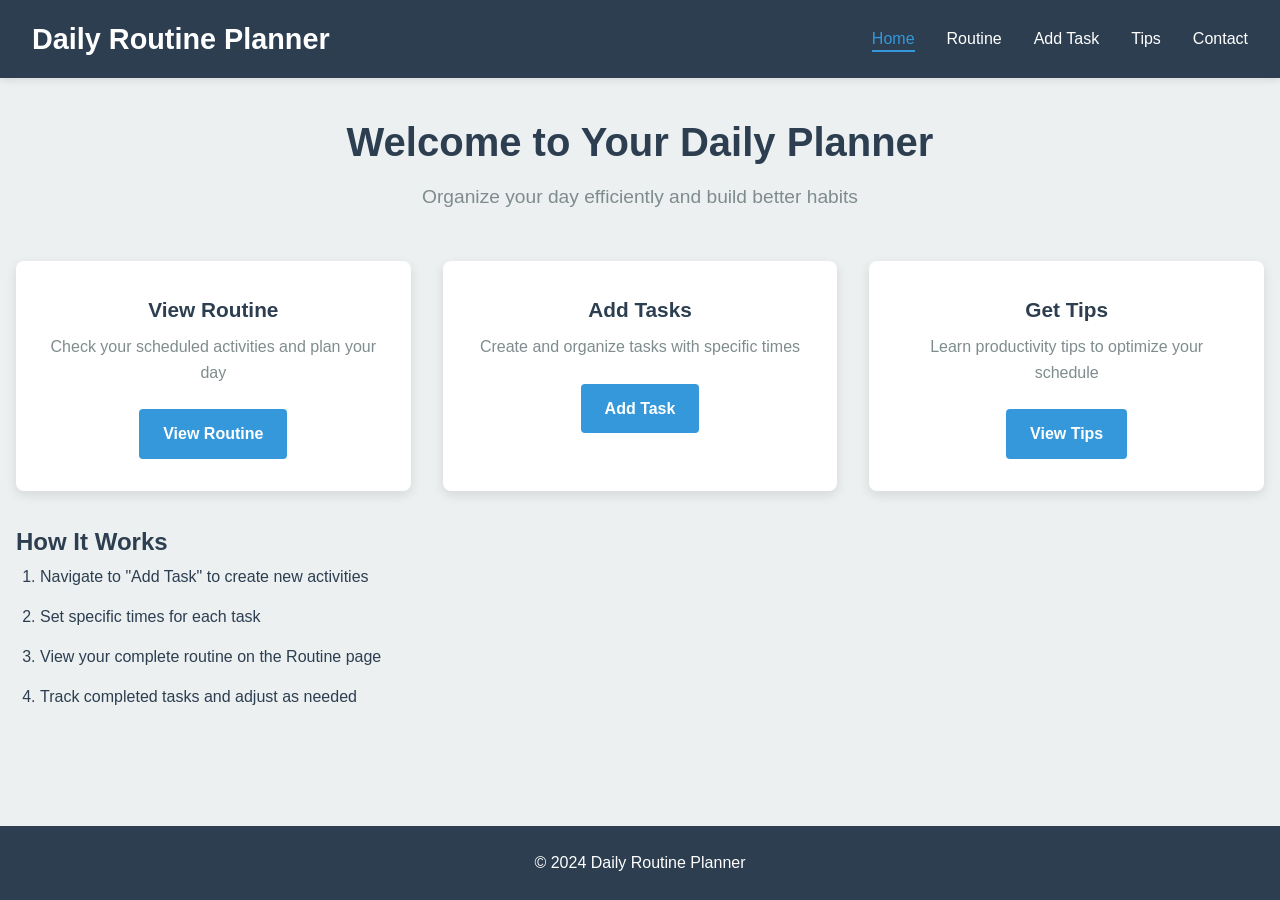
<file: index.html>
<!DOCTYPE html>
<html lang="en">
<head>
<meta charset="UTF-8">
<meta name="viewport" content="width=device-width, initial-scale=1.0">
<title>Daily Routine Planner</title>
<link rel="stylesheet" href="style.css">
</head>
<body>
<nav class="navbar">
  <h1>Daily Routine Planner</h1>
  <ul class="nav-links">
    <li><a href="index.html" class="active">Home</a></li>
    <li><a href="routine.html">Routine</a></li>
    <li><a href="planner.html">Add Task</a></li>
    <li><a href="tips.html">Tips</a></li>
    <li><a href="contact.html">Contact</a></li>
  </ul>
</nav>

<main>
  <section class="hero">
    <h2>Welcome to Your Daily Planner</h2>
    <p>Organize your day efficiently and build better habits</p>
  </section>

  <section class="features">
    <div class="feature-card">
      <h3>View Routine</h3>
      <p>Check your scheduled activities and plan your day</p>
      <a href="routine.html" class="btn">View Routine</a>
    </div>
    <div class="feature-card">
      <h3>Add Tasks</h3>
      <p>Create and organize tasks with specific times</p>
      <a href="planner.html" class="btn">Add Task</a>
    </div>
    <div class="feature-card">
      <h3>Get Tips</h3>
      <p>Learn productivity tips to optimize your schedule</p>
      <a href="tips.html" class="btn">View Tips</a>
    </div>
  </section>

  <section class="info">
    <h2>How It Works</h2>
    <ol>
      <li>Navigate to "Add Task" to create new activities</li>
      <li>Set specific times for each task</li>
      <li>View your complete routine on the Routine page</li>
      <li>Track completed tasks and adjust as needed</li>
    </ol>
  </section>
</main>

<footer>
  <p>&copy; 2024 Daily Routine Planner</p>
</footer>

<script src="script.js"></script>
</body>
</html>
</file>
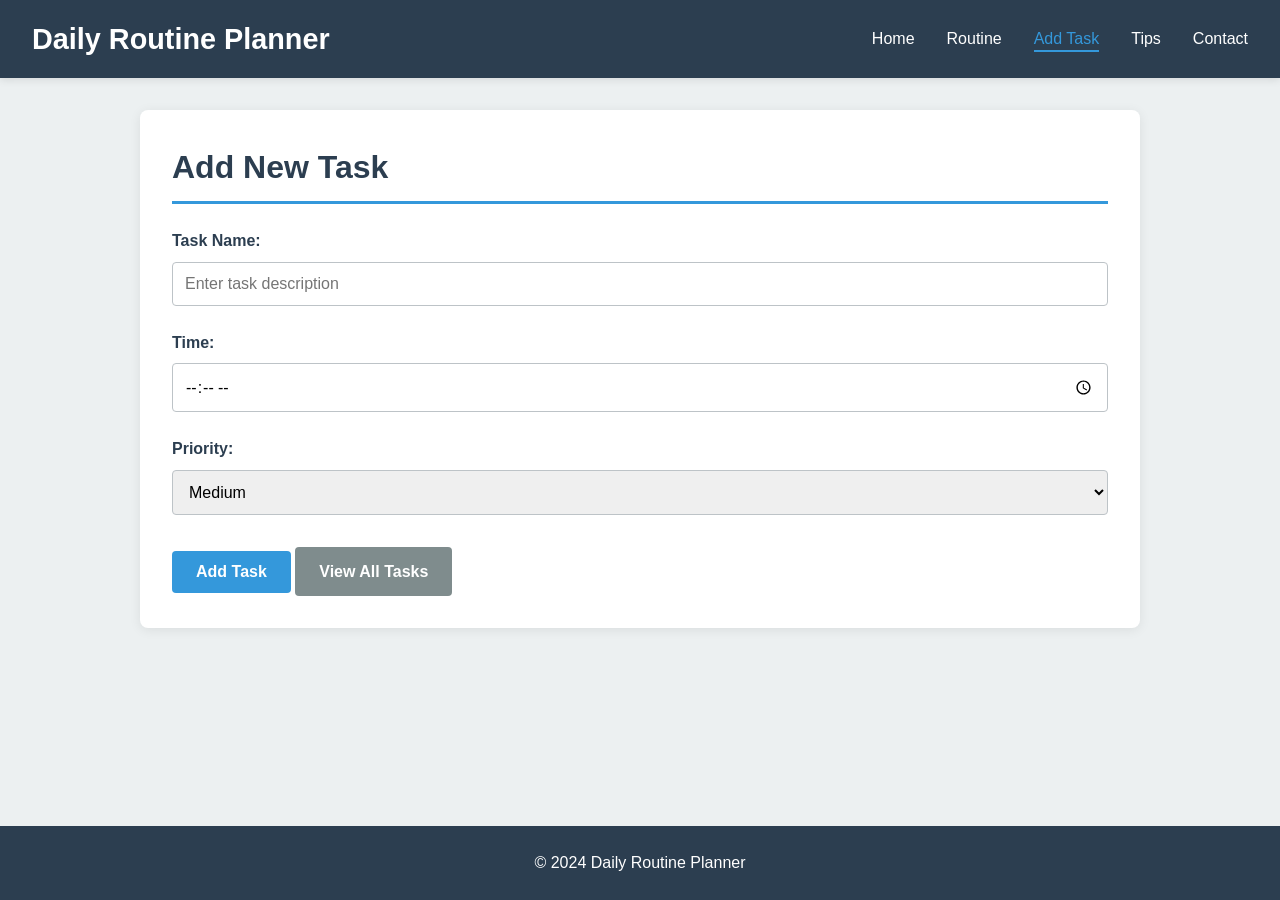
<file: planner.html>
<!DOCTYPE html>
<html lang="en">
<head>
<meta charset="UTF-8">
<meta name="viewport" content="width=device-width, initial-scale=1.0">
<title>Add Task</title>
<link rel="stylesheet" href="style.css">
</head>
<body>
<nav class="navbar">
  <h1>Daily Routine Planner</h1>
  <ul class="nav-links">
    <li><a href="index.html">Home</a></li>
    <li><a href="routine.html">Routine</a></li>
    <li><a href="planner.html" class="active">Add Task</a></li>
    <li><a href="tips.html">Tips</a></li>
    <li><a href="contact.html">Contact</a></li>
  </ul>
</nav>

<main>
  <section class="container">
    <h2>Add New Task</h2>
    <form onsubmit="addTask(event)" class="task-form">
      <div class="form-group">
        <label for="task">Task Name:</label>
        <input type="text" id="task" placeholder="Enter task description" required>
        <span class="error" id="taskError"></span>
      </div>

      <div class="form-group">
        <label for="time">Time:</label>
        <input type="time" id="time" required>
        <span class="error" id="timeError"></span>
      </div>

      <div class="form-group">
        <label for="priority">Priority:</label>
        <select id="priority">
          <option value="low">Low</option>
          <option value="medium" selected>Medium</option>
          <option value="high">High</option>
        </select>
      </div>

      <button type="submit" class="btn btn-primary">Add Task</button>
      <a href="routine.html" class="btn btn-secondary">View All Tasks</a>
    </form>

    <div id="success-msg" class="success-msg" style="display:none;">
      Task added successfully!
    </div>
  </section>
</main>

<footer>
  <p>&copy; 2024 Daily Routine Planner</p>
</footer>

<script src="script.js"></script>
<script>
  function addTask(e) {
    e.preventDefault();
    
    const taskInput = document.getElementById('task');
    const timeInput = document.getElementById('time');
    const priorityInput = document.getElementById('priority');
    
    const taskError = document.getElementById('taskError');
    const timeError = document.getElementById('timeError');
    
    taskError.textContent = '';
    timeError.textContent = '';
    
    let isValid = true;
    
    if (taskInput.value.trim() === '') {
      taskError.textContent = 'Task name cannot be empty';
      isValid = false;
    }
    
    if (timeInput.value === '') {
      timeError.textContent = 'Please select a time';
      isValid = false;
    }
    
    if (!isValid) return false;
    
    const tasks = JSON.parse(localStorage.getItem('tasks')) || [];
    
    const newTask = {
      name: taskInput.value.trim(),
      time: timeInput.value,
      priority: priorityInput.value,
      completed: false,
      id: Date.now()
    };
    
    tasks.push(newTask);
    tasks.sort((a, b) => a.time.localeCompare(b.time));
    
    localStorage.setItem('tasks', JSON.stringify(tasks));
    
    const successMsg = document.getElementById('success-msg');
    successMsg.style.display = 'block';
    
    taskInput.value = '';
    timeInput.value = '';
    priorityInput.value = 'medium';
    
    setTimeout(() => {
      successMsg.style.display = 'none';
    }, 3000);
    
    return false;
  }
</script>
</body>
</html>
</file>
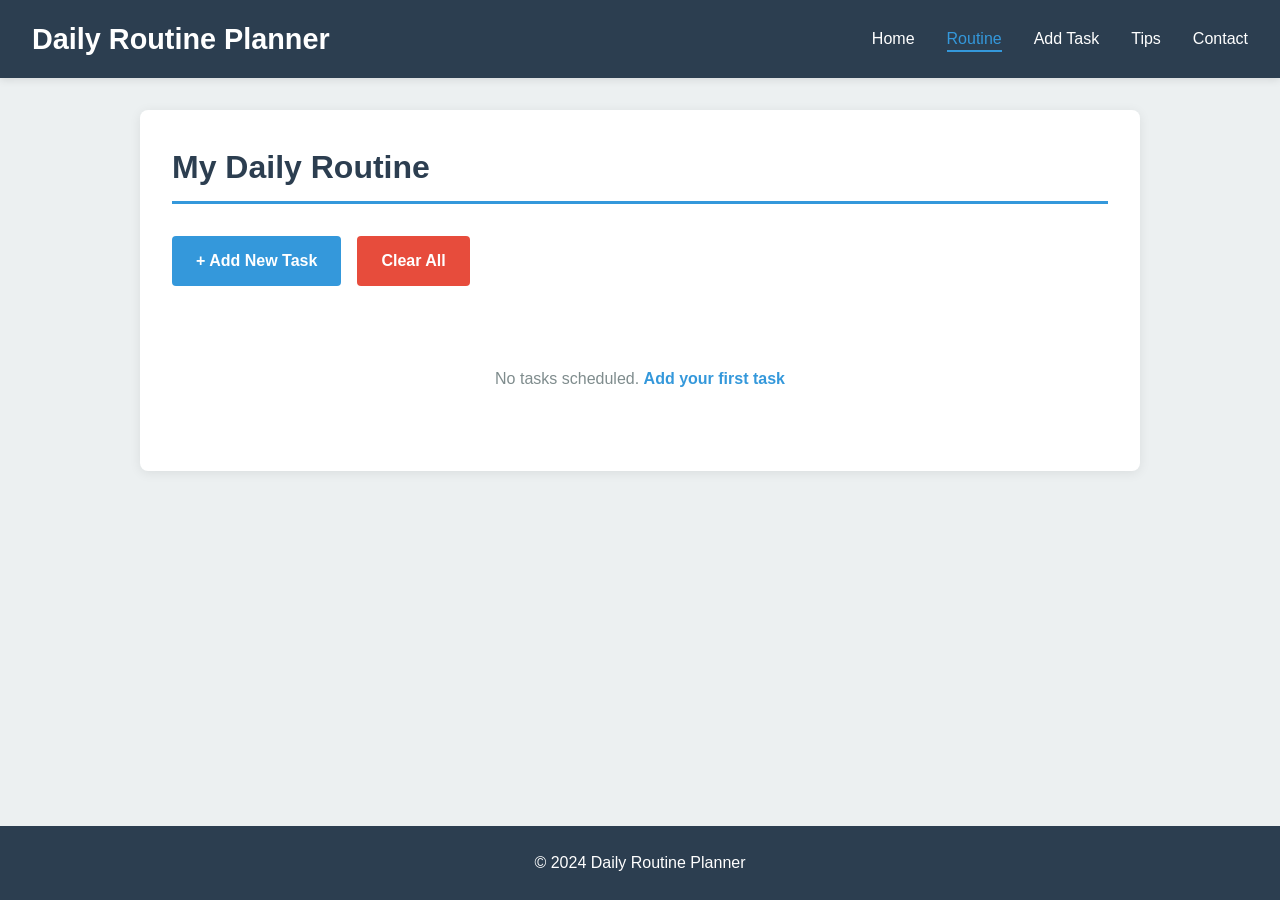
<file: routine.html>
<!DOCTYPE html>
<html lang="en">
<head>
<meta charset="UTF-8">
<meta name="viewport" content="width=device-width, initial-scale=1.0">
<title>My Routine</title>
<link rel="stylesheet" href="style.css">
</head>
<body>
<nav class="navbar">
  <h1>Daily Routine Planner</h1>
  <ul class="nav-links">
    <li><a href="index.html">Home</a></li>
    <li><a href="routine.html" class="active">Routine</a></li>
    <li><a href="planner.html">Add Task</a></li>
    <li><a href="tips.html">Tips</a></li>
    <li><a href="contact.html">Contact</a></li>
  </ul>
</nav>

<main>
  <section class="container">
    <h2>My Daily Routine</h2>
    <div class="routine-actions">
      <a href="planner.html" class="btn btn-primary">+ Add New Task</a>
      <button onclick="clearRoutine()" class="btn btn-danger">Clear All</button>
    </div>

    <div id="routine-table">
      <table>
        <thead>
          <tr>
            <th>Time</th>
            <th>Activity</th>
            <th>Status</th>
            <th>Action</th>
          </tr>
        </thead>
        <tbody id="taskList">
          <tr>
            <td>6:00 AM</td>
            <td>Wake up</td>
            <td><span class="status pending">Pending</span></td>
            <td><button onclick="deleteTask(0)" class="btn-small">Delete</button></td>
          </tr>
          <tr>
            <td>9:00 AM</td>
            <td>Study</td>
            <td><span class="status pending">Pending</span></td>
            <td><button onclick="deleteTask(1)" class="btn-small">Delete</button></td>
          </tr>
          <tr>
            <td>2:00 PM</td>
            <td>Lunch</td>
            <td><span class="status pending">Pending</span></td>
            <td><button onclick="deleteTask(2)" class="btn-small">Delete</button></td>
          </tr>
        </tbody>
      </table>
    </div>

    <div id="empty-state" style="display:none;" class="empty-state">
      <p>No tasks scheduled. <a href="planner.html">Add your first task</a></p>
    </div>
  </section>
</main>

<footer>
  <p>&copy; 2024 Daily Routine Planner</p>
</footer>

<script src="script.js"></script>
<script>
  function loadRoutine() {
    const tasks = JSON.parse(localStorage.getItem('tasks')) || [];
    const taskList = document.getElementById('taskList');
    
    if (tasks.length === 0) {
      document.getElementById('routine-table').style.display = 'none';
      document.getElementById('empty-state').style.display = 'block';
      return;
    }
    
    taskList.innerHTML = tasks.map((task, index) => `
      <tr>
        <td>${task.time}</td>
        <td>${task.name}</td>
        <td><span class="status ${task.completed ? 'completed' : 'pending'}">${task.completed ? 'Done' : 'Pending'}</span></td>
        <td><button onclick="deleteTask(${index})" class="btn-small">Delete</button></td>
      </tr>
    `).join('');
  }

  function deleteTask(index) {
    let tasks = JSON.parse(localStorage.getItem('tasks')) || [];
    tasks.splice(index, 1);
    localStorage.setItem('tasks', JSON.stringify(tasks));
    loadRoutine();
  }

  function clearRoutine() {
    if (confirm('Are you sure? This will delete all tasks.')) {
      localStorage.removeItem('tasks');
      loadRoutine();
    }
  }

  loadRoutine();
</script>
</body>
</html>
</file>
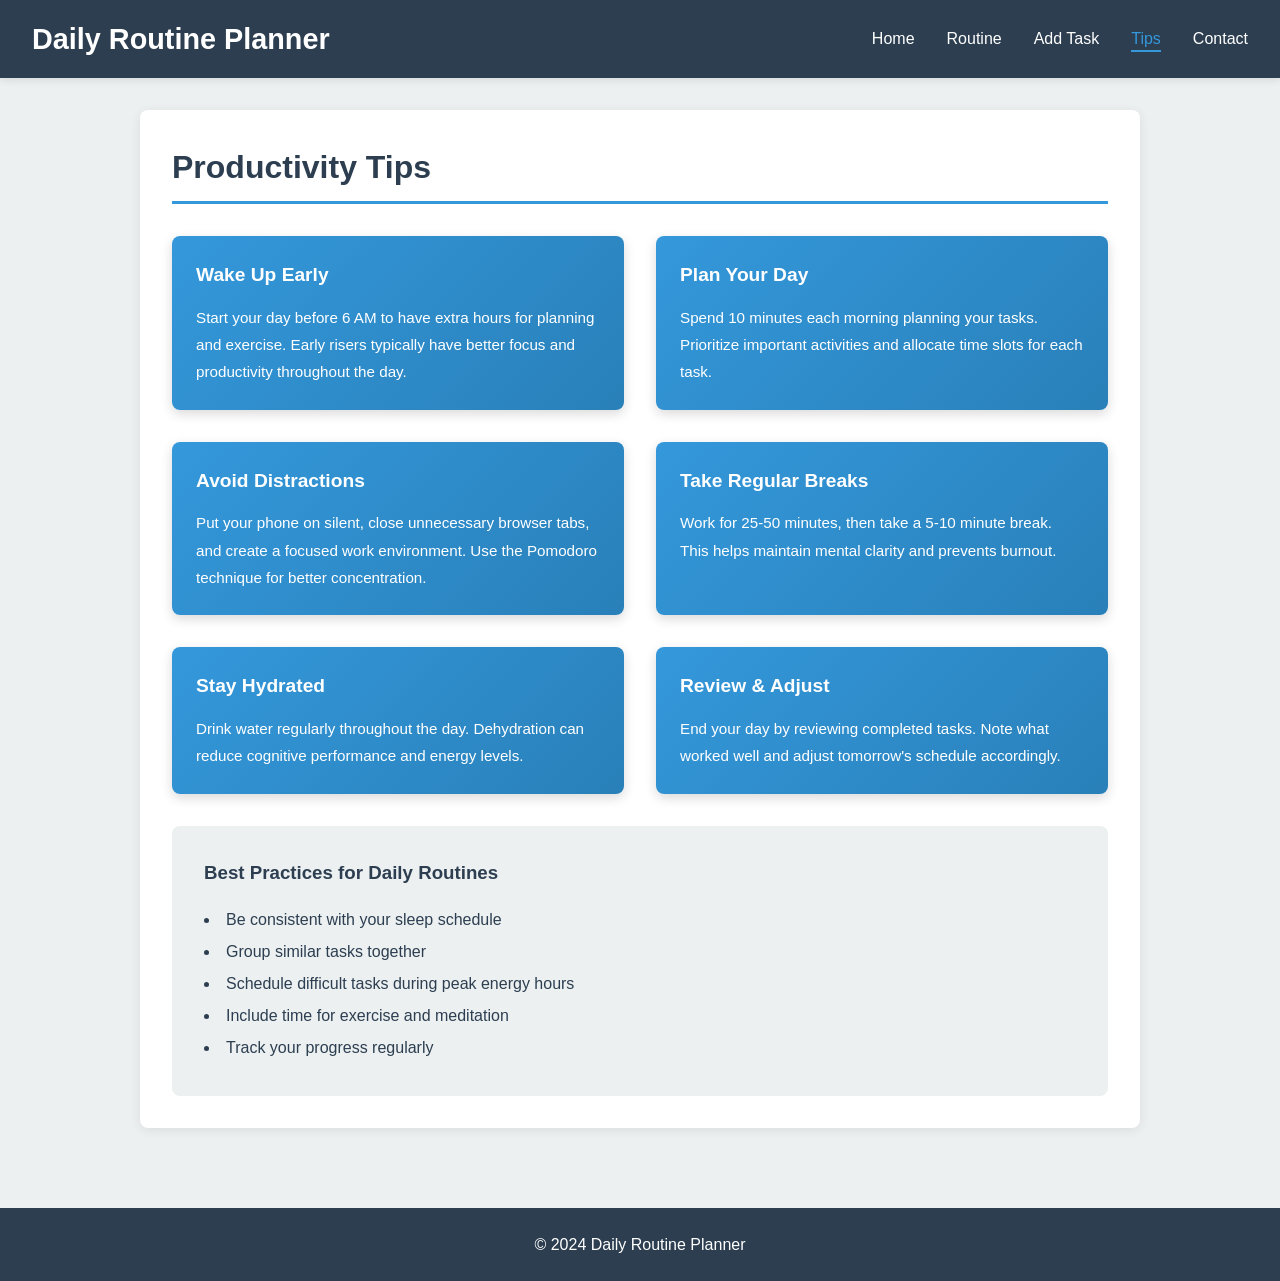
<file: tips.html>
<!DOCTYPE html>
<html lang="en">
<head>
<meta charset="UTF-8">
<meta name="viewport" content="width=device-width, initial-scale=1.0">
<title>Productivity Tips</title>
<link rel="stylesheet" href="style.css">
</head>
<body>
<nav class="navbar">
  <h1>Daily Routine Planner</h1>
  <ul class="nav-links">
    <li><a href="index.html">Home</a></li>
    <li><a href="routine.html">Routine</a></li>
    <li><a href="planner.html">Add Task</a></li>
    <li><a href="tips.html" class="active">Tips</a></li>
    <li><a href="contact.html">Contact</a></li>
  </ul>
</nav>

<main>
  <section class="container">
    <h2>Productivity Tips</h2>
    
    <div class="tips-grid">
      <div class="tip-card">
        <h3>Wake Up Early</h3>
        <p>Start your day before 6 AM to have extra hours for planning and exercise. Early risers typically have better focus and productivity throughout the day.</p>
      </div>

      <div class="tip-card">
        <h3>Plan Your Day</h3>
        <p>Spend 10 minutes each morning planning your tasks. Prioritize important activities and allocate time slots for each task.</p>
      </div>

      <div class="tip-card">
        <h3>Avoid Distractions</h3>
        <p>Put your phone on silent, close unnecessary browser tabs, and create a focused work environment. Use the Pomodoro technique for better concentration.</p>
      </div>

      <div class="tip-card">
        <h3>Take Regular Breaks</h3>
        <p>Work for 25-50 minutes, then take a 5-10 minute break. This helps maintain mental clarity and prevents burnout.</p>
      </div>

      <div class="tip-card">
        <h3>Stay Hydrated</h3>
        <p>Drink water regularly throughout the day. Dehydration can reduce cognitive performance and energy levels.</p>
      </div>

      <div class="tip-card">
        <h3>Review & Adjust</h3>
        <p>End your day by reviewing completed tasks. Note what worked well and adjust tomorrow's schedule accordingly.</p>
      </div>
    </div>

    <section class="best-practices">
      <h3>Best Practices for Daily Routines</h3>
      <ul>
        <li>Be consistent with your sleep schedule</li>
        <li>Group similar tasks together</li>
        <li>Schedule difficult tasks during peak energy hours</li>
        <li>Include time for exercise and meditation</li>
        <li>Track your progress regularly</li>
      </ul>
    </section>
  </section>
</main>

<footer>
  <p>&copy; 2024 Daily Routine Planner</p>
</footer>

<script src="script.js"></script>
</body>
</html>
</file>
<file: style.css>
* {
  margin: 0;
  padding: 0;
  box-sizing: border-box;
}

:root {
  --primary-color: #2c3e50;
  --secondary-color: #3498db;
  --success-color: #27ae60;
  --danger-color: #e74c3c;
  --warning-color: #f39c12;
  --light-bg: #ecf0f1;
  --text-dark: #2c3e50;
  --text-light: #7f8c8d;
  --border-color: #bdc3c7;
}

body {
  font-family: 'Segoe UI', Tahoma, Geneva, Verdana, sans-serif;
  background-color: var(--light-bg);
  color: var(--text-dark);
  line-height: 1.6;
}

/* Navigation Bar */
.navbar {
  background-color: var(--primary-color);
  color: white;
  padding: 1rem 2rem;
  box-shadow: 0 2px 8px rgba(0,0,0,0.1);
  display: flex;
  justify-content: space-between;
  align-items: center;
  flex-wrap: wrap;
  gap: 2rem;
}

.navbar h1 {
  font-size: 1.8rem;
  font-weight: 600;
  margin: 0;
}

.nav-links {
  list-style: none;
  display: flex;
  gap: 2rem;
  flex-wrap: wrap;
}

.nav-links a {
  color: white;
  text-decoration: none;
  font-weight: 500;
  transition: color 0.3s ease;
  position: relative;
}

.nav-links a:hover,
.nav-links a.active {
  color: var(--secondary-color);
}

.nav-links a.active::after {
  content: '';
  position: absolute;
  bottom: -5px;
  left: 0;
  width: 100%;
  height: 2px;
  background-color: var(--secondary-color);
}

/* Main Content */
main {
  min-height: calc(100vh - 200px);
  padding: 2rem 1rem;
}

.container {
  max-width: 1000px;
  margin: 0 auto;
  background: white;
  padding: 2rem;
  border-radius: 8px;
  box-shadow: 0 2px 12px rgba(0,0,0,0.08);
}

.container h2 {
  font-size: 2rem;
  margin-bottom: 1.5rem;
  color: var(--primary-color);
  border-bottom: 3px solid var(--secondary-color);
  padding-bottom: 0.5rem;
}

/* Forms */
.form-group {
  margin-bottom: 1.5rem;
}

.form-group label {
  display: block;
  margin-bottom: 0.5rem;
  font-weight: 600;
  color: var(--text-dark);
}

input[type="text"],
input[type="email"],
input[type="time"],
textarea,
select {
  width: 100%;
  padding: 0.75rem;
  border: 1px solid var(--border-color);
  border-radius: 4px;
  font-size: 1rem;
  font-family: inherit;
  transition: border-color 0.3s ease;
}

input[type="text"]:focus,
input[type="email"]:focus,
input[type="time"]:focus,
textarea:focus,
select:focus {
  outline: none;
  border-color: var(--secondary-color);
  box-shadow: 0 0 0 3px rgba(52, 152, 219, 0.1);
}

textarea {
  resize: vertical;
  min-height: 120px;
}

/* Buttons */
.btn {
  display: inline-block;
  padding: 0.75rem 1.5rem;
  background-color: var(--secondary-color);
  color: white;
  text-decoration: none;
  border: none;
  border-radius: 4px;
  cursor: pointer;
  font-weight: 600;
  font-size: 1rem;
  transition: all 0.3s ease;
  margin-top: 0.5rem;
}

.btn:hover {
  background-color: #2980b9;
  box-shadow: 0 4px 12px rgba(52, 152, 219, 0.3);
}

.btn-primary {
  background-color: var(--secondary-color);
}

.btn-primary:hover {
  background-color: #2980b9;
}

.btn-secondary {
  background-color: var(--text-light);
}

.btn-secondary:hover {
  background-color: #5a6c7d;
}

.btn-danger {
  background-color: var(--danger-color);
}

.btn-danger:hover {
  background-color: #c0392b;
}

.btn-small {
  padding: 0.4rem 0.8rem;
  font-size: 0.85rem;
  background-color: var(--danger-color);
}

.btn-small:hover {
  background-color: #c0392b;
}

/* Tables */
table {
  width: 100%;
  border-collapse: collapse;
  margin: 1.5rem 0;
  background: white;
}

thead {
  background-color: var(--primary-color);
  color: white;
}

th {
  padding: 1rem;
  text-align: left;
  font-weight: 600;
}

td {
  padding: 1rem;
  border-bottom: 1px solid var(--border-color);
}

tbody tr:hover {
  background-color: #f8f9fa;
}

/* Status Badges */
.status {
  display: inline-block;
  padding: 0.4rem 0.8rem;
  border-radius: 20px;
  font-size: 0.85rem;
  font-weight: 600;
}

.status.pending {
  background-color: var(--warning-color);
  color: white;
}

.status.completed {
  background-color: var(--success-color);
  color: white;
}

/* Error & Success Messages */
.error {
  color: var(--danger-color);
  font-size: 0.85rem;
  margin-top: 0.3rem;
  display: block;
}

.success-msg {
  background-color: var(--success-color);
  color: white;
  padding: 1rem;
  border-radius: 4px;
  margin: 1rem 0;
  font-weight: 600;
}

/* Hero Section */
.hero {
  text-align: center;
  margin-bottom: 3rem;
}

.hero h2 {
  font-size: 2.5rem;
  margin-bottom: 0.5rem;
}

.hero p {
  font-size: 1.2rem;
  color: var(--text-light);
}

/* Features Grid */
.features {
  display: grid;
  grid-template-columns: repeat(auto-fit, minmax(280px, 1fr));
  gap: 2rem;
  margin: 2rem 0;
}

.feature-card {
  background: white;
  padding: 2rem;
  border-radius: 8px;
  box-shadow: 0 4px 12px rgba(0,0,0,0.1);
  text-align: center;
  transition: transform 0.3s ease;
}

.feature-card h3 {
  font-size: 1.3rem;
  margin-bottom: 0.5rem;
  color: var(--primary-color);
}

.feature-card p {
  color: var(--text-light);
  margin-bottom: 1rem;
}

/* Tips Grid */
.tips-grid {
  display: grid;
  grid-template-columns: repeat(auto-fit, minmax(300px, 1fr));
  gap: 2rem;
  margin: 2rem 0;
}

.tip-card {
  background: linear-gradient(135deg, var(--secondary-color) 0%, #2980b9 100%);
  color: white;
  padding: 1.5rem;
  border-radius: 8px;
  box-shadow: 0 4px 12px rgba(0,0,0,0.15);
}

.tip-card h3 {
  font-size: 1.2rem;
  margin-bottom: 0.8rem;
  font-weight: 600;
}

.tip-card p {
  line-height: 1.8;
  font-size: 0.95rem;
}

/* Best Practices */
.best-practices {
  background-color: #ecf0f1;
  padding: 2rem;
  border-radius: 8px;
  margin-top: 2rem;
}

.best-practices h3 {
  color: var(--primary-color);
  margin-bottom: 1rem;
}

.best-practices ul {
  list-style-position: inside;
  line-height: 2;
}

.best-practices li {
  color: var(--text-dark);
}

/* Routine Actions */
.routine-actions {
  display: flex;
  gap: 1rem;
  margin-bottom: 2rem;
  flex-wrap: wrap;
}

/* Info Section */
.info {
  margin-top: 2rem;
}

.info ol {
  margin-left: 1.5rem;
  line-height: 2;
}

.info li {
  margin-bottom: 0.5rem;
}

/* Empty State */
.empty-state {
  text-align: center;
  padding: 3rem;
  color: var(--text-light);
}

.empty-state a {
  color: var(--secondary-color);
  text-decoration: none;
  font-weight: 600;
}

.empty-state a:hover {
  text-decoration: underline;
}

/* Contact Info */
.contact-info {
  background-color: #ecf0f1;
  padding: 2rem;
  border-radius: 8px;
  margin-top: 2rem;
}

.contact-info h3 {
  color: var(--primary-color);
  margin-bottom: 1rem;
}

.section-subtitle {
  color: var(--text-light);
  font-size: 1.1rem;
  margin-bottom: 1.5rem;
}

/* Footer */
footer {
  background-color: var(--primary-color);
  color: white;
  text-align: center;
  padding: 1.5rem;
  margin-top: 3rem;
}

/* Responsive Design */
@media (max-width: 768px) {
  .navbar {
    flex-direction: column;
    align-items: flex-start;
    gap: 1rem;
  }

  .nav-links {
    flex-direction: column;
    gap: 0.5rem;
  }

  .container {
    padding: 1.5rem;
  }

  .container h2 {
    font-size: 1.5rem;
  }

  .hero h2 {
    font-size: 1.8rem;
  }

  .tips-grid,
  .features {
    grid-template-columns: 1fr;
  }

  table {
    font-size: 0.9rem;
  }

  th, td {
    padding: 0.7rem;
  }

  .routine-actions {
    flex-direction: column;
  }

  .btn {
    width: 100%;
    text-align: center;
  }
}

@media (max-width: 480px) {
  .navbar h1 {
    font-size: 1.3rem;
  }

  .nav-links {
    gap: 0.3rem;
  }

  .nav-links a {
    font-size: 0.9rem;
  }

  main {
    padding: 1rem;
  }

  .container {
    padding: 1rem;
  }
}
</file>
